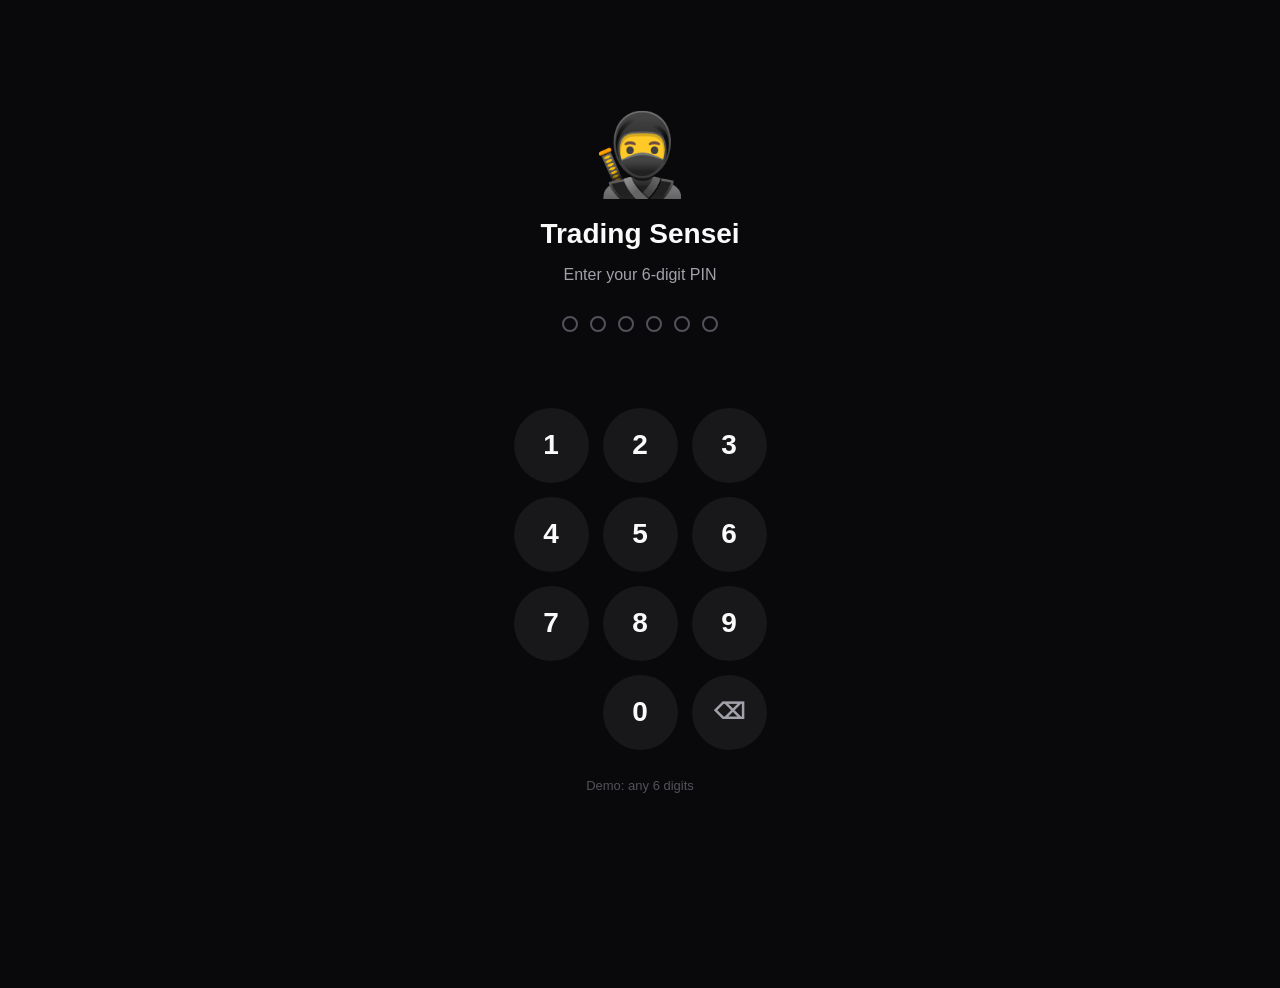
<file: static/index.html>
<!doctype html>
<html lang="en">
<head>
  <meta charset="utf-8">
  <meta name="viewport" content="width=device-width, initial-scale=1, maximum-scale=1, user-scalable=no, viewport-fit=cover">
  <meta name="theme-color" content="#6366F1">
  <meta name="apple-mobile-web-app-capable" content="yes">
  <meta name="apple-mobile-web-app-status-bar-style" content="black-translucent">
  <meta name="apple-mobile-web-app-title" content="Trading Sensei">
  <link rel="manifest" href="/manifest.webmanifest">
  <link rel="stylesheet" href="/static/styles.css">
  <title>🥷 Trading Sensei</title>
</head>
<body>
  <div id="app">
    <div class="placeholder">
      <div class="spinner"></div>
    </div>
  </div>
  <script src="https://cdn.socket.io/4.7.5/socket.io.min.js"
          integrity="sha384-2huaZvOR9iDzHqslqwpR87isEmrfxqyWOF7hr7BY6KG0+hVKLoEXMPUJw3ynWuhO"
          crossorigin="anonymous"></script>
  <script src="/static/app.js"></script>
</body>
</html>
</file>
<file: static/styles.css>
:root {
  --primary: #6366F1;
  --primary-dark: #4F46E5;
  --bg-dark: #09090B;
  --bg-card: #18181B;
  --bg-elevated: #27272A;
  --profit: #10B981;
  --loss: #EF4444;
  --gold: #FBBF24;
  --text: #FAFAFA;
  --text-secondary: #A1A1AA;
  --text-muted: #52525B;
  --border: rgba(255, 255, 255, 0.06);
}

* { margin: 0; padding: 0; box-sizing: border-box; -webkit-tap-highlight-color: transparent; }

html, body {
  height: 100%;
  font-family: -apple-system, BlinkMacSystemFont, "Segoe UI", Roboto, sans-serif;
  background: var(--bg-dark);
  color: var(--text);
  overflow-x: hidden;
}

#app { max-width: 480px; margin: 0 auto; min-height: 100vh; padding-bottom: 88px; position: relative; }

button, input { font: inherit; color: inherit; }
button { cursor: pointer; border: none; background: none; }

.hidden { display: none !important; }

/* --- auth --- */
.auth { min-height: 100vh; display: flex; flex-direction: column; align-items: center; justify-content: center; padding: 24px; gap: 16px; }
.auth .ninja { font-size: 80px; }
.auth h1 { font-size: 28px; }
.auth .subtitle { color: var(--text-secondary); margin-bottom: 16px; }
.auth .hint { color: var(--text-muted); font-size: 13px; margin-top: 12px; }

.pin-dots { display: flex; gap: 12px; margin-bottom: 24px; }
.pin-dot { width: 16px; height: 16px; border-radius: 50%; border: 2px solid var(--text-muted); transition: all 0.2s; }
.pin-dot.filled { background: var(--primary); border-color: var(--primary); }
.pin-dot.error { background: var(--loss); border-color: var(--loss); }

.pin-pad { display: grid; grid-template-columns: repeat(3, 75px); gap: 14px; }
.pin-key {
  width: 75px; height: 75px; border-radius: 50%; background: var(--bg-card);
  font-size: 28px; font-weight: 600; display: flex; align-items: center; justify-content: center;
  transition: transform 0.1s, background 0.2s;
}
.pin-key:active { transform: scale(0.95); background: var(--bg-elevated); }
.pin-key.delete { color: var(--text-secondary); font-size: 22px; }

.error-msg { color: var(--loss); font-size: 14px; min-height: 20px; }

/* --- header / connection --- */
.header { display: flex; justify-content: space-between; align-items: center; padding: 16px; }
.header h2 { font-size: 14px; color: var(--text-secondary); font-weight: 500; }
.header h1 { font-size: 22px; }

.conn-status { display: flex; align-items: center; gap: 8px; padding: 8px 16px; font-size: 12px; }
.conn-dot { width: 8px; height: 8px; border-radius: 50%; background: var(--loss); }
.conn-dot.online { background: var(--profit); animation: pulse 2s infinite; }
@keyframes pulse { 50% { opacity: 0.5; } }

/* --- card --- */
.card { background: var(--bg-card); border: 1px solid var(--border); border-radius: 16px; padding: 16px; margin: 0 16px 12px; }

.balance-card { padding: 20px; }
.balance-label { font-size: 13px; color: var(--text-secondary); text-transform: uppercase; letter-spacing: 1px; }
.balance-value { font-size: 36px; font-weight: 700; margin: 6px 0; }
.profit-badge { display: inline-block; padding: 5px 12px; border-radius: 20px; font-size: 13px; font-weight: 600; }
.profit-badge.up { background: rgba(16, 185, 129, 0.15); color: var(--profit); }
.profit-badge.down { background: rgba(239, 68, 68, 0.15); color: var(--loss); }

.stat-row { display: flex; gap: 8px; margin-top: 16px; padding-top: 16px; border-top: 1px solid var(--border); }
.stat { flex: 1; text-align: center; }
.stat-value { font-size: 16px; font-weight: 600; }
.stat-label { font-size: 11px; color: var(--text-secondary); margin-top: 2px; }
.stat-divider { width: 1px; background: var(--border); }

.section-title { padding: 8px 16px; display: flex; justify-content: space-between; align-items: center; }
.section-title h3 { font-size: 16px; font-weight: 600; }
.section-title .link { color: var(--primary); font-size: 13px; }

/* --- quick actions --- */
.quick-actions { display: grid; grid-template-columns: repeat(4, 1fr); gap: 8px; padding: 0 16px; margin-bottom: 12px; }
.action {
  background: var(--bg-card); border: 1px solid var(--border); border-radius: 14px;
  padding: 14px 8px; text-align: center; transition: transform 0.1s;
}
.action:active { transform: scale(0.96); }
.action.active { border-color: var(--primary); }
.action.danger { border-color: var(--loss); }
.action-icon { font-size: 22px; margin-bottom: 6px; }
.action-label { font-size: 11px; color: var(--text-secondary); font-weight: 500; }

/* --- trade card --- */
.trade { border-left: 4px solid var(--profit); }
.trade.sell { border-left-color: var(--loss); }
.trade-header { display: flex; justify-content: space-between; align-items: center; }
.trade-symbol { display: flex; align-items: center; gap: 12px; }
.trade-symbol .icon { font-size: 28px; }
.trade-name { font-size: 16px; font-weight: 700; }
.trade-meta { font-size: 12px; color: var(--text-secondary); }
.trade-pnl { text-align: right; }
.trade-pnl-value { font-size: 18px; font-weight: 700; }
.trade-pnl-pips { font-size: 11px; }

.trade-details { display: grid; grid-template-columns: repeat(4, 1fr); gap: 8px; margin-top: 12px; padding-top: 12px; border-top: 1px solid var(--border); }
.trade-detail { text-align: center; }
.detail-label { font-size: 10px; color: var(--text-muted); text-transform: uppercase; }
.detail-value { font-size: 13px; font-weight: 600; margin-top: 2px; }

.trade-actions { display: flex; gap: 8px; margin-top: 12px; }
.trade-btn { flex: 1; padding: 10px; border-radius: 10px; font-size: 13px; font-weight: 600; }
.trade-btn.primary { background: var(--primary); color: var(--text); }
.trade-btn.secondary { background: var(--bg-elevated); color: var(--text); }
.trade-btn.danger { background: rgba(239, 68, 68, 0.15); color: var(--loss); }

/* --- alerts --- */
.alert {
  display: flex; gap: 12px; align-items: center;
  background: var(--bg-card); border: 1px solid var(--border); border-radius: 12px;
  padding: 12px; margin: 0 16px 8px;
}
.alert-icon {
  width: 38px; height: 38px; border-radius: 10px; flex-shrink: 0;
  display: flex; align-items: center; justify-content: center; font-size: 18px;
}
.alert-icon.buy, .alert-icon.profit { background: rgba(16, 185, 129, 0.15); }
.alert-icon.sell, .alert-icon.loss, .alert-icon.emergency { background: rgba(239, 68, 68, 0.15); }
.alert-icon.info { background: rgba(99, 102, 241, 0.15); }
.alert-title { font-size: 13px; font-weight: 600; }
.alert-message { font-size: 12px; color: var(--text-secondary); margin-top: 2px; }
.alert-time { font-size: 11px; color: var(--text-muted); margin-top: 4px; }

/* --- analytics --- */
.metrics-grid { display: grid; grid-template-columns: repeat(2, 1fr); gap: 8px; }
.metric { background: var(--bg-elevated); padding: 12px; border-radius: 10px; }
.metric-label { font-size: 11px; color: var(--text-secondary); }
.metric-value { font-size: 18px; font-weight: 700; margin-top: 4px; }
.metric-value.profit { color: var(--profit); }
.metric-value.loss { color: var(--loss); }

.chart { width: 100%; height: 180px; }

/* --- tabs / nav --- */
.tabs { padding: 8px 16px 0; }
.placeholder { display: flex; flex-direction: column; align-items: center; justify-content: center; padding: 60px 20px; gap: 12px; }
.placeholder .emoji { font-size: 48px; }
.placeholder .heading { font-size: 18px; font-weight: 600; }
.placeholder .sub { font-size: 14px; color: var(--text-secondary); }

.bottom-nav {
  position: fixed; bottom: 0; left: 0; right: 0;
  max-width: 480px; margin: 0 auto;
  background: var(--bg-card); border-top: 1px solid var(--border);
  display: flex; padding: 8px 0 20px;
}
.nav-item {
  flex: 1; display: flex; flex-direction: column; align-items: center; gap: 4px;
  padding: 6px; color: var(--text-muted); transition: color 0.2s;
}
.nav-item.active { color: var(--primary); }
.nav-icon { font-size: 22px; }
.nav-label { font-size: 10px; font-weight: 500; }

/* --- breaker banner --- */
.breaker-banner {
  margin: 0 16px 12px;
  padding: 14px 16px;
  background: rgba(239, 68, 68, 0.12);
  border: 1px solid var(--loss);
  border-radius: 14px;
  display: flex;
  align-items: center;
  gap: 12px;
}
.breaker-icon { font-size: 22px; }
.breaker-body { flex: 1; min-width: 0; }
.breaker-title { font-size: 14px; font-weight: 700; color: var(--loss); }
.breaker-reason { font-size: 12px; color: var(--text-secondary); margin-top: 2px; }
.breaker-reset {
  background: var(--loss); color: var(--text);
  padding: 8px 14px; border-radius: 10px; font-size: 13px; font-weight: 600;
}

/* --- toast --- */
.toast {
  position: fixed; bottom: 100px; left: 50%; transform: translateX(-50%);
  background: var(--bg-elevated); color: var(--text);
  padding: 10px 18px; border-radius: 22px; font-size: 13px;
  border: 1px solid var(--border); z-index: 100;
  animation: slideUp 0.25s ease;
}
.toast.error { border-color: var(--loss); }
.toast.success { border-color: var(--profit); }
@keyframes slideUp { from { transform: translate(-50%, 20px); opacity: 0; } }

/* --- spinner --- */
.spinner {
  width: 28px; height: 28px;
  border: 3px solid var(--bg-elevated); border-top-color: var(--primary);
  border-radius: 50%; animation: spin 0.8s linear infinite;
}
@keyframes spin { to { transform: rotate(360deg); } }
.empty { padding: 32px; text-align: center; color: var(--text-muted); font-size: 14px; }
</file>
